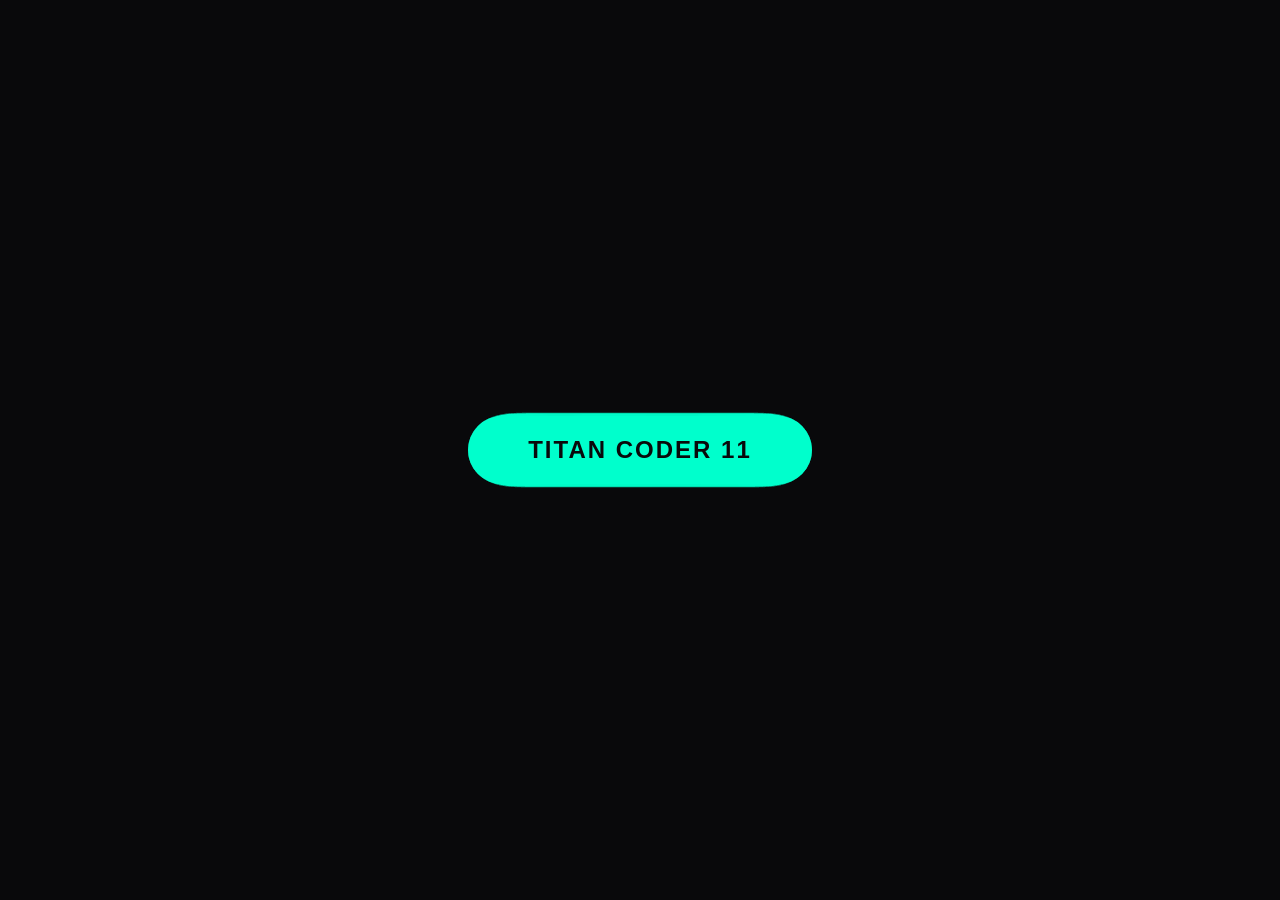
<file: HTML Mini Projects/Gooey Button Effect/index.html>
<!DOCTYPE html>
<html lang="en">
<head>
    <meta charset="UTF-8">
    <meta name="viewport" content="width=device-width, initial-scale=1.0">
    <title>Magnetic Gooey Button</title>
    <link rel="stylesheet" href="style.css">
</head>
<body>
    <div class="gooey-container">
        <div class="cursor-blob" id="blob"></div>
        
        <button class="magic-btn">TITAN CODER 11</button>
    </div>

    <svg style="display: none;">
        <defs>
            <filter id="goo">
                <feGaussianBlur in="SourceGraphic" stdDeviation="15" result="blur" />
                <feColorMatrix in="blur" mode="matrix" values="1 0 0 0 0  0 1 0 0 0  0 0 1 0 0  0 0 0 25 -10" result="goo" />
                <feBlend in="SourceGraphic" in2="goo" />
            </filter>
        </defs>
    </svg>

    <script src="script.js"></script>
</body>
</html>
</file>
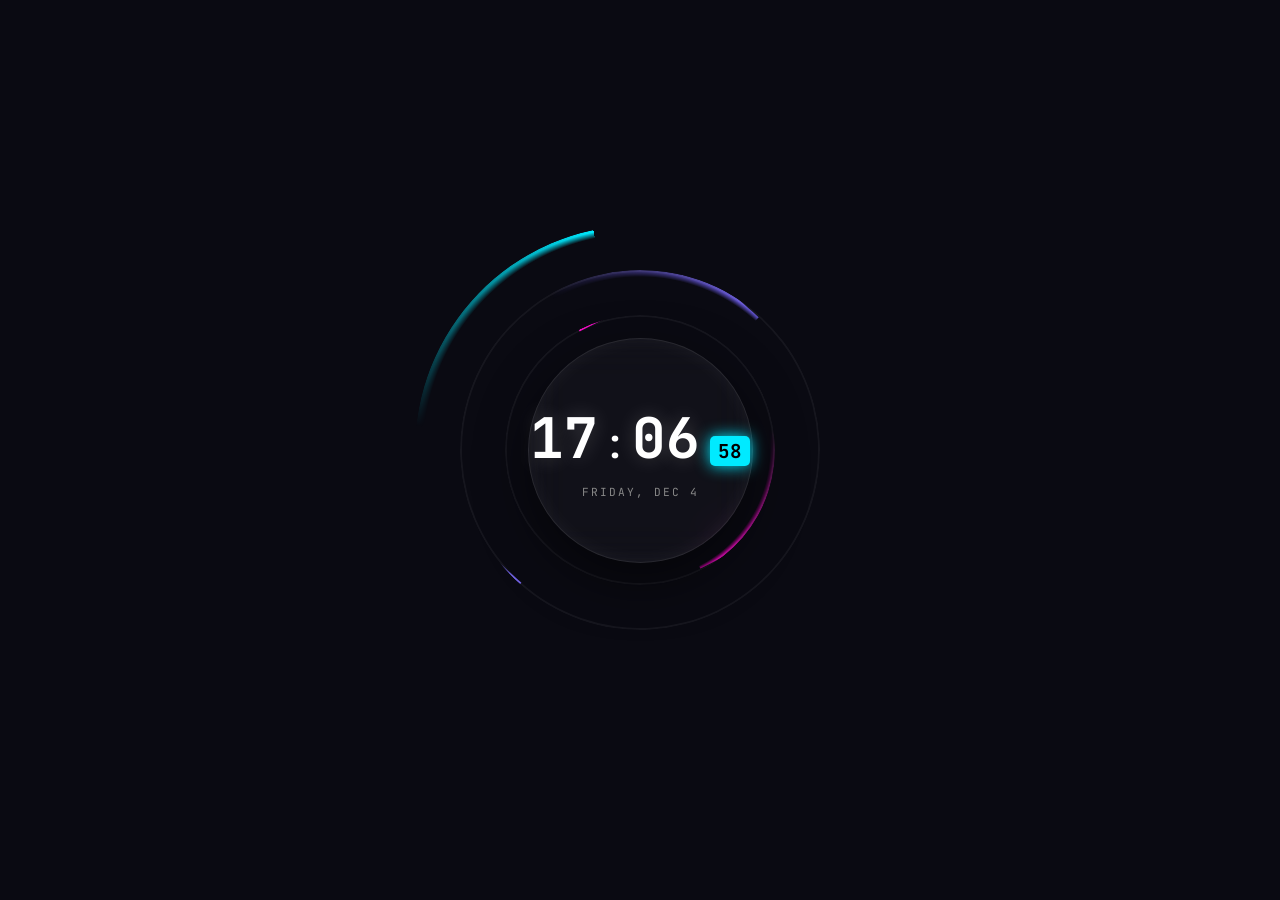
<file: HTML Mini Projects/Kinetic Techy Clock/index.html>
<!DOCTYPE html>
<html lang="en">
<head>
    <meta charset="UTF-8">
    <meta name="viewport" content="width=device-width, initial-scale=1.0">
    <title>Chronos Prism | Kinetic Clock</title>
    <link rel="stylesheet" href="style.css">
</head>
<body>

    <div class="clock-container">
        <div class="ring sec-ring" id="sec-ring"></div>
        <div class="ring min-ring" id="min-ring"></div>
        <div class="ring hr-ring" id="hr-ring"></div>

        <div class="clock-face">
            <div class="digital-time">
                <span id="hours">00</span>
                <span class="dots">:</span>
                <span id="minutes">00</span>
                <div class="seconds-box">
                    <span id="seconds">00</span>
                </div>
            </div>
            <div class="date" id="date-display">MONDAY, JAN 01</div>
        </div>
    </div>

    <script src="script.js"></script>
</body>
</html>
</file>
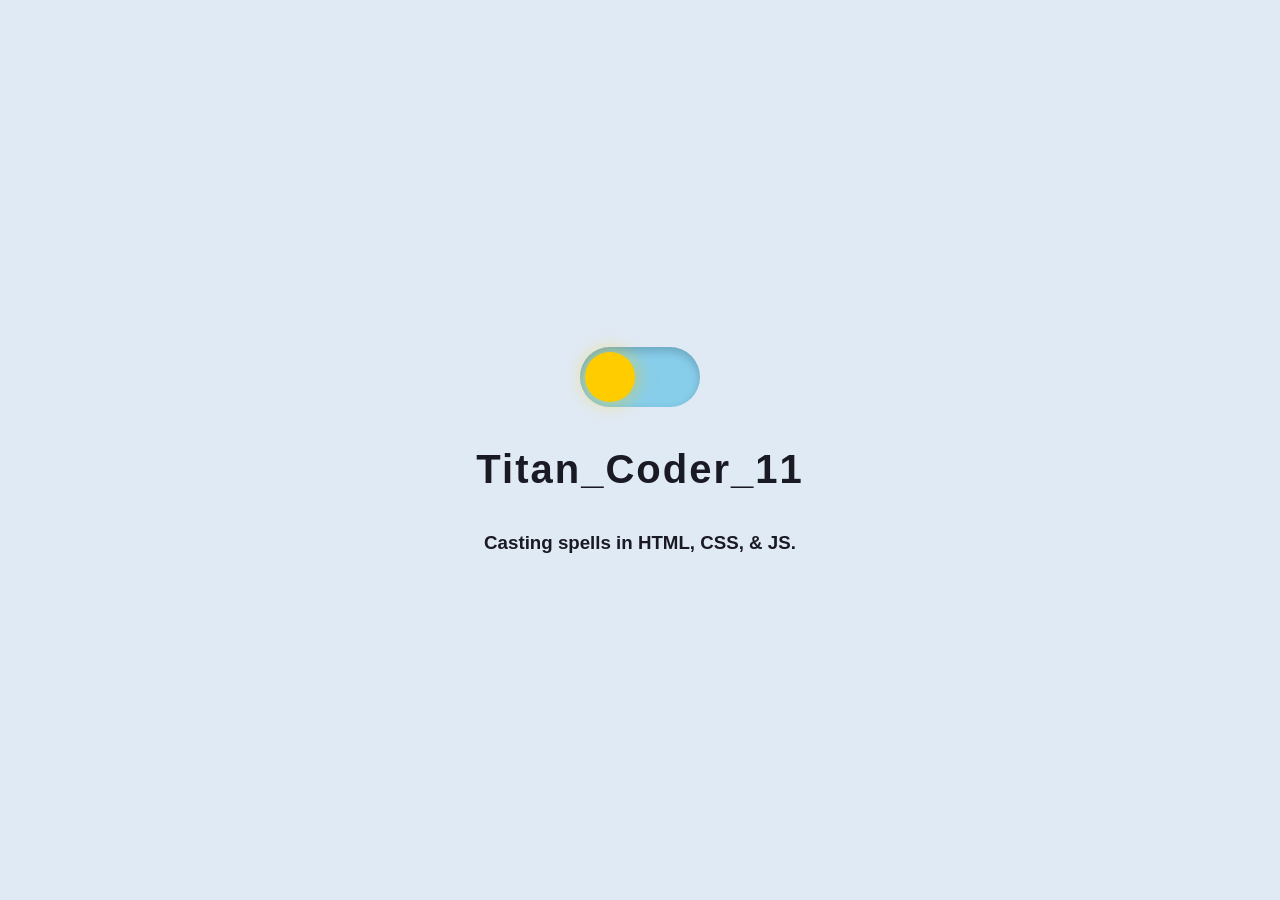
<file: HTML Mini Projects/Light Dark Mode/index.html>
<!DOCTYPE html>
<html lang="en">
<head>
    <meta charset="UTF-8">
    <meta name="viewport" content="width=device-width, initial-scale=1.0">
    <title>Morphing Theme Toggle</title>
    <link rel="stylesheet" href="style.css">
</head>
<body>
    <div class="toggle-container">
        <input type="checkbox" id="theme-toggle" class="toggle-checkbox">
        
        <label for="theme-toggle" class="toggle-label">
            <div class="celestial-body"></div>
        </label>
    </div>
    
    <h2>Titan_Coder_11</h2>
    <h3>Casting spells in HTML, CSS, & JS.</h3>
    
    <script src="script.js"></script>
</body>
</html>
</file>
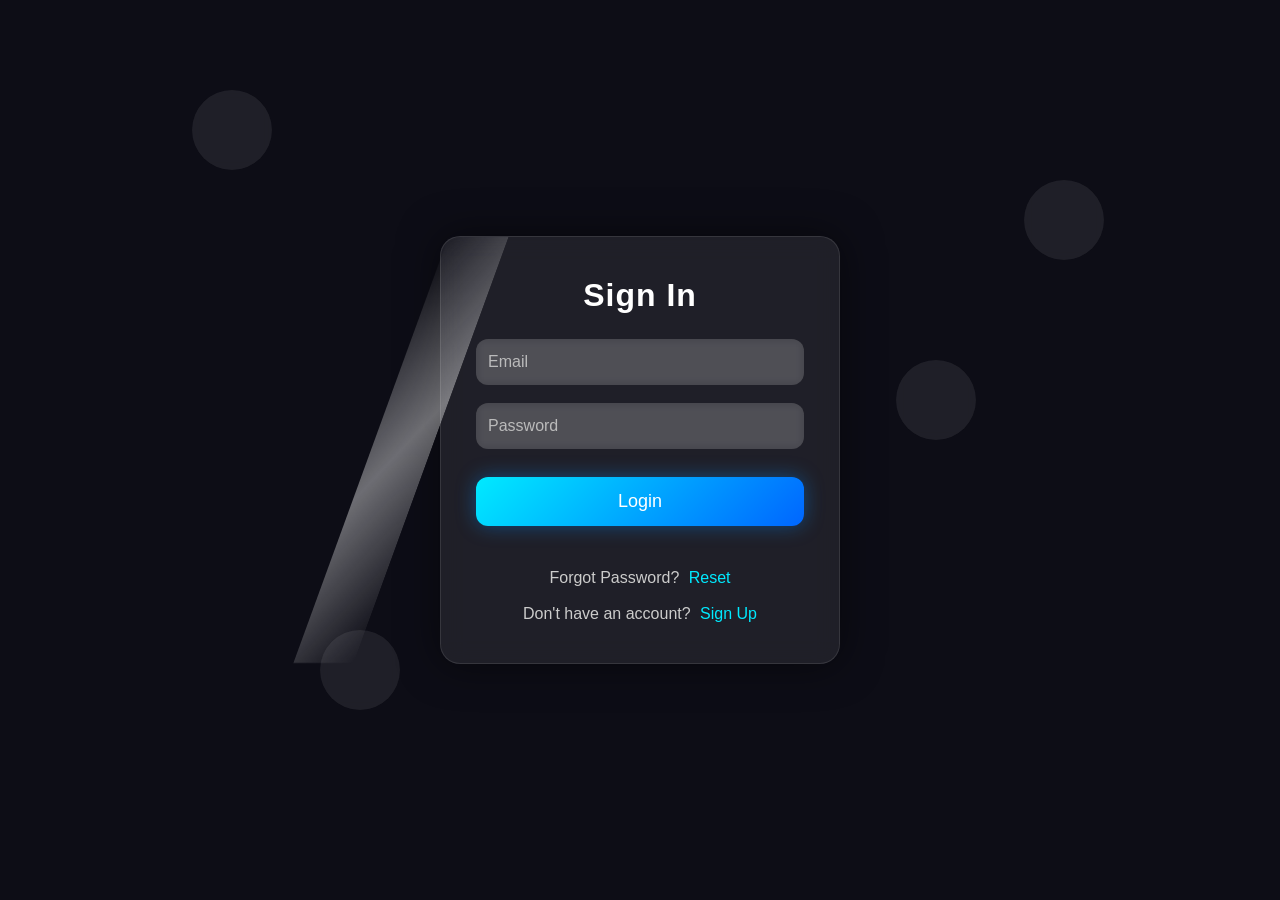
<file: HTML Mini Projects/Login Page Glass Effect/index.html>
<!DOCTYPE html><html lang="en">
<head>
<meta charset="UTF-8" />
<meta name="viewport" content="width=device-width, initial-scale=1.0" />
<title>Ultimate Animated Sign In</title>
<link rel="stylesheet" href="style.css">

</head>
<body><div class="bg-circles">
  <span></span><span></span><span></span><span></span>
</div><div class="card">
  <h2>Sign In</h2>  <div class="inputBox">
    <input type="text" id="email" placeholder=" " />
    <label>Email</label>
  </div>  <div class="inputBox">
    <input type="password" id="password" placeholder=" " />
    <label>Password</label>
  </div><button class="btn" onclick="login()">Login</button>

  <p id="errorText"></p>  <div class="links">
    <span>Forgot Password?</span>
    <a href="#">Reset</a><br><br>
    <span>Don't have an account?</span>
    <a href="#">Sign Up</a>
  </div>
</div>
<script src="script.js">
</script>
</body>
</html>
</file>
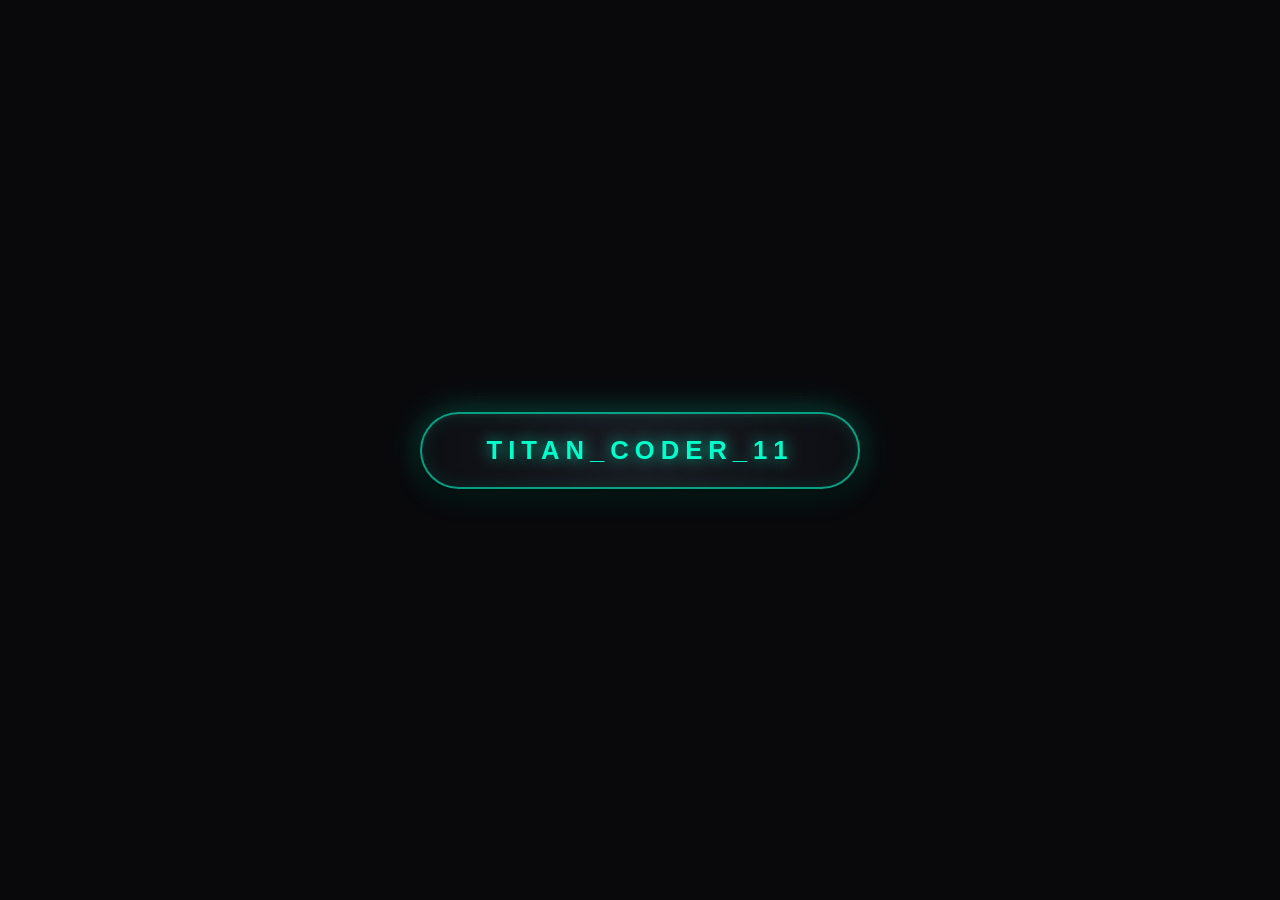
<file: HTML Mini Projects/Magnetic Button Effect/index.html>
<!DOCTYPE html>
<html lang="en">
<head>
    <meta charset="UTF-8">
    <meta name="viewport" content="width=device-width, initial-scale=1.0">
    <title>Premium Magnetic Parallax Button</title>
    <link rel="stylesheet" href="style.css">
</head>
<body>
    
    <div class="magnetic-zone">
        <button class="magnetic-btn" id="magnet">
            <span class="btn-text">TITAN_CODER_11</span>
        </button>
    </div>

    <script src="script.js"></script>
</body>
</html>
</file>
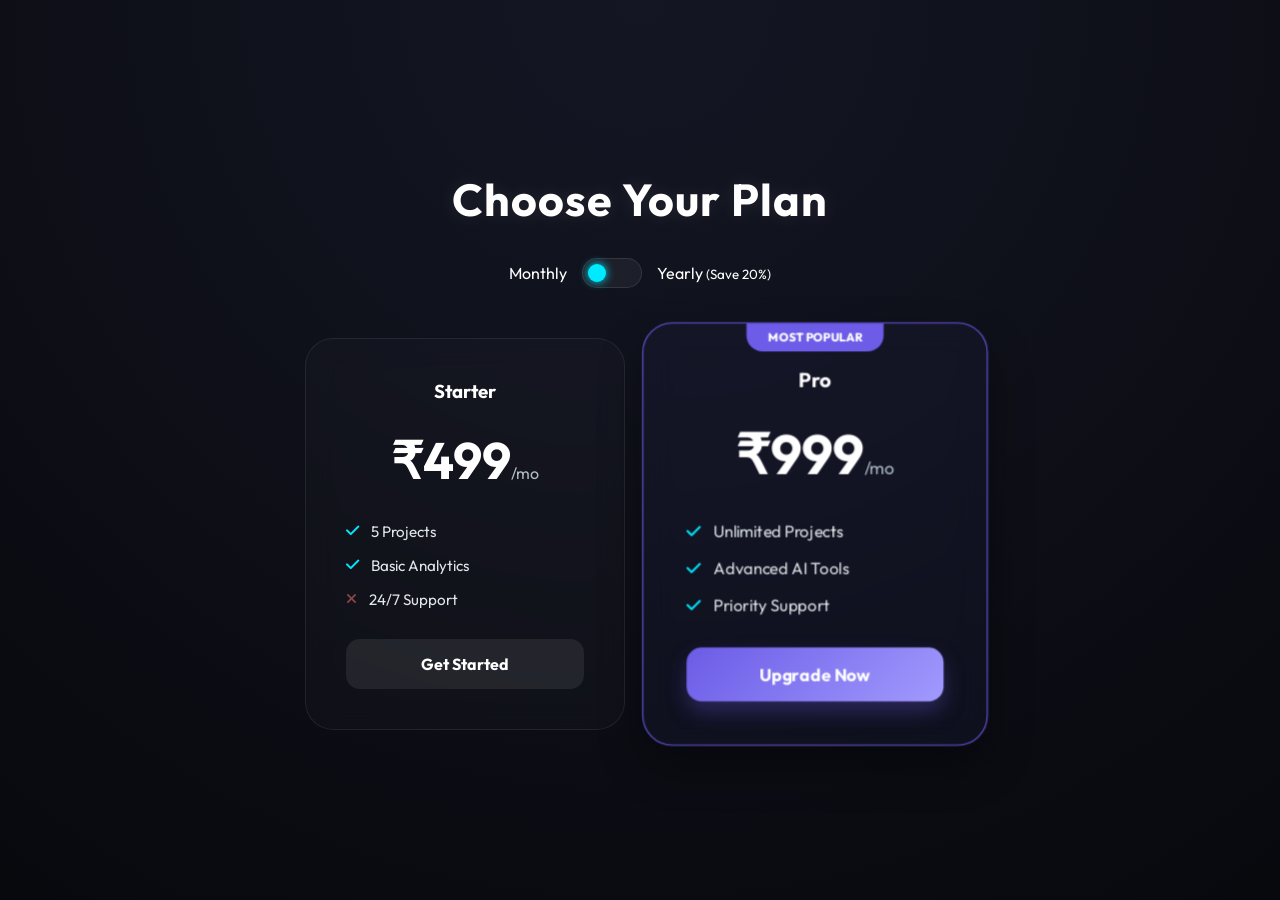
<file: HTML Mini Projects/OTT Pricing Plan UI/index.html>
<!DOCTYPE html>
<html lang="en">
<head>
    <meta charset="UTF-8">
    <meta name="viewport" content="width=device-width, initial-scale=1.0">
    <title>Prism Pricing Table | INR</title>
    <link rel="stylesheet" href="https://cdnjs.cloudflare.com/ajax/libs/font-awesome/6.4.2/css/all.min.css">
    <link rel="stylesheet" href="style.css">
</head>
<body>

    <div class="pricing-container">
        <h2>Choose Your Plan</h2>
        
        <div class="toggle-container">
            <span>Monthly</span>
            <div class="toggle-btn" id="toggle">
                <div class="circle"></div>
            </div>
            <span>Yearly <small>(Save 20%)</small></span>
        </div>

        <div class="cards-wrapper">
            <div class="price-card">
                <h3>Starter</h3>
                <div class="price">
                    ₹<span class="amount" data-monthly="499" data-yearly="399">499</span><small>/mo</small>
                </div>
                <ul>
                    <li><i class="fas fa-check"></i> 5 Projects</li>
                    <li><i class="fas fa-check"></i> Basic Analytics</li>
                    <li><i class="fas fa-times"></i> 24/7 Support</li>
                </ul>
                <button class="btn">Get Started</button>
            </div>

            <div class="price-card popular">
                <div class="badge">Most Popular</div>
                <h3>Pro</h3>
                <div class="price">
                    ₹<span class="amount" data-monthly="999" data-yearly="799">999</span><small>/mo</small>
                </div>
                <ul>
                    <li><i class="fas fa-check"></i> Unlimited Projects</li>
                    <li><i class="fas fa-check"></i> Advanced AI Tools</li>
                    <li><i class="fas fa-check"></i> Priority Support</li>
                </ul>
                <button class="btn btn-glow">Upgrade Now</button>
            </div>
        </div>
    </div>

    <script src="script.js"></script>
</body>
</html>
</file>
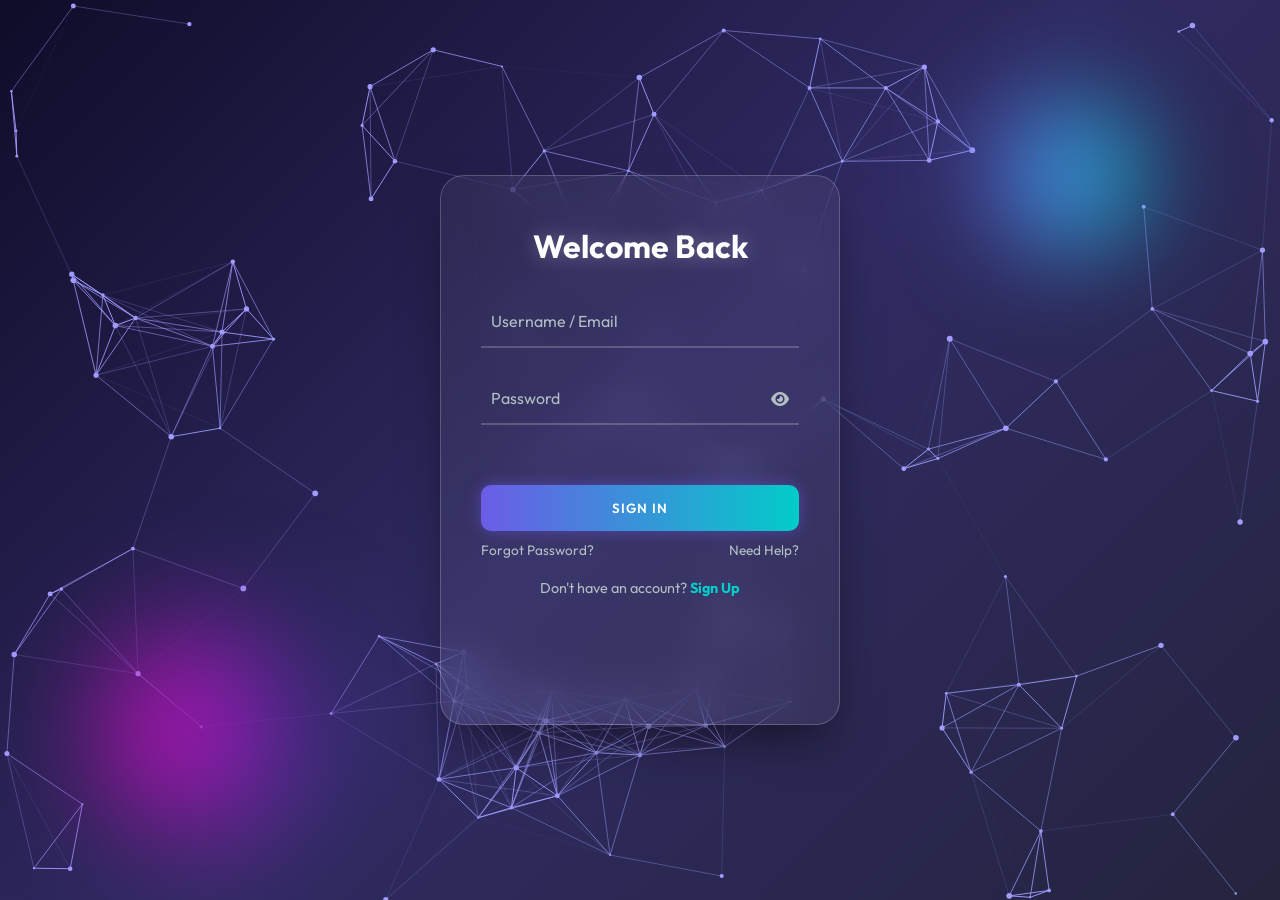
<file: HTML Mini Projects/Prism Tech Sign In Page/index.html>
<!DOCTYPE html>
<html lang="en">
<head>
    <meta charset="UTF-8">
    <meta name="viewport" content="width=device-width, initial-scale=1.0">
    <title>Nebula Prism Login</title>
    <link rel="stylesheet" href="https://cdnjs.cloudflare.com/ajax/libs/font-awesome/6.4.2/css/all.min.css">
    <link rel="stylesheet" href="style.css">
</head>
<body>

    <canvas id="bg-canvas"></canvas>

    <div class="container" id="container">
        <div class="circle-decor circle-1"></div>
        <div class="circle-decor circle-2"></div>

        <div class="card" id="card">
            <div class="form-box">
                <h2 id="form-title">Welcome Back</h2>
                
                <form id="login-form">
                    <div class="input-group">
                        <input type="text" id="username" required>
                        <label>Username / Email</label>
                        <div class="bar"></div>
                    </div>

                    <div class="input-group">
                        <input type="password" id="password" required>
                        <label>Password</label>
                        <div class="bar"></div>
                        <i class="fas fa-eye" id="togglePassword"></i>
                    </div>

                    <div id="feedback-msg"></div>

                    <button type="submit" class="btn-grad" id="main-btn">Sign In</button>

                    <div class="links">
                        <a href="#">Forgot Password?</a>
                        <a href="#">Need Help?</a>
                    </div>
                </form>

                <div class="toggle-text">
                    Don't have an account? <span id="toggle-btn">Sign Up</span>
                </div>
            </div>
        </div>
    </div>

    <script src="script.js"></script>
</body>
</html>
</file>
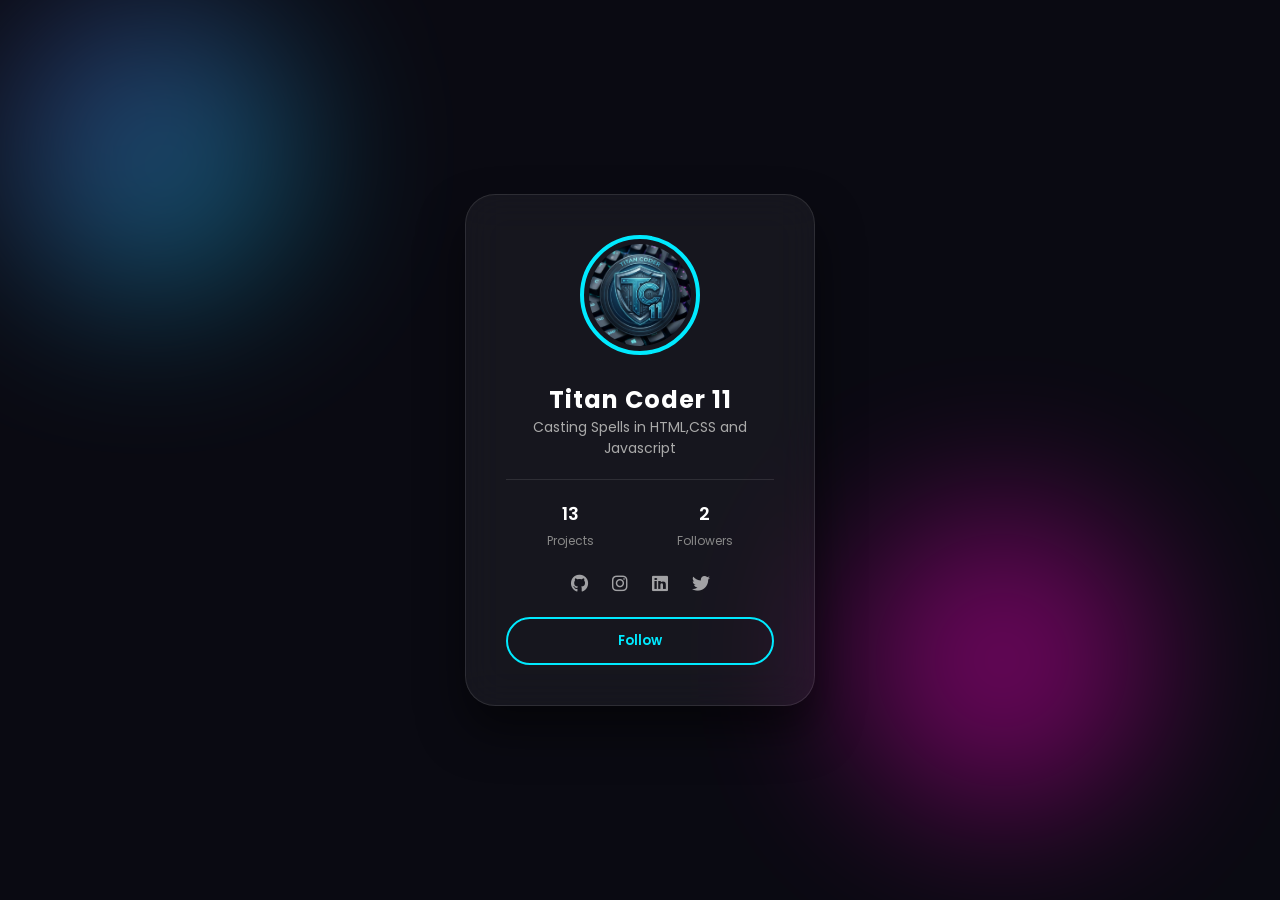
<file: HTML Mini Projects/Profile Card UI/index.html>
<!DOCTYPE html>
<html lang="en">
<head>
    <meta charset="UTF-8">
    <meta name="viewport" content="width=device-width, initial-scale=1.0">
    <title>Premium Profile Card</title>
    <link rel="stylesheet" href="https://cdnjs.cloudflare.com/ajax/libs/font-awesome/6.4.2/css/all.min.css">
    <link rel="stylesheet" href="style.css">
</head>
<body>

    <div class="background-blobs">
        <div class="blob"></div>
        <div class="blob"></div>
    </div>

    <div class="profile-card" id="card">
        <div class="image-section">
            <img src="profile.png" id="profile-img">
        </div>
        
        <div class="info-section">
            <h2>Titan Coder 11</h2>
            <p>Casting Spells in HTML,CSS and Javascript</p>
            
            <div class="stats">
                <div class="stat">
                    <span>13</span>
                    <label>Projects</label>
                </div>
                <div class="stat">
                    <span>2</span>
                    <label>Followers</label>
                </div>
            </div>

            <div class="social-links">
                <a href="#" class="fab fa-github"></a>
                <a href="#" class="fab fa-instagram"></a>
                <a href="#" class="fab fa-linkedin"></a>
                <a href="#" class="fab fa-twitter"></a>
            </div>

            <button class="follow-btn" onclick="toggleFollow()">Follow</button>
        </div>
    </div>

    <script src="script.js"></script>
</body>
</html>
</file>
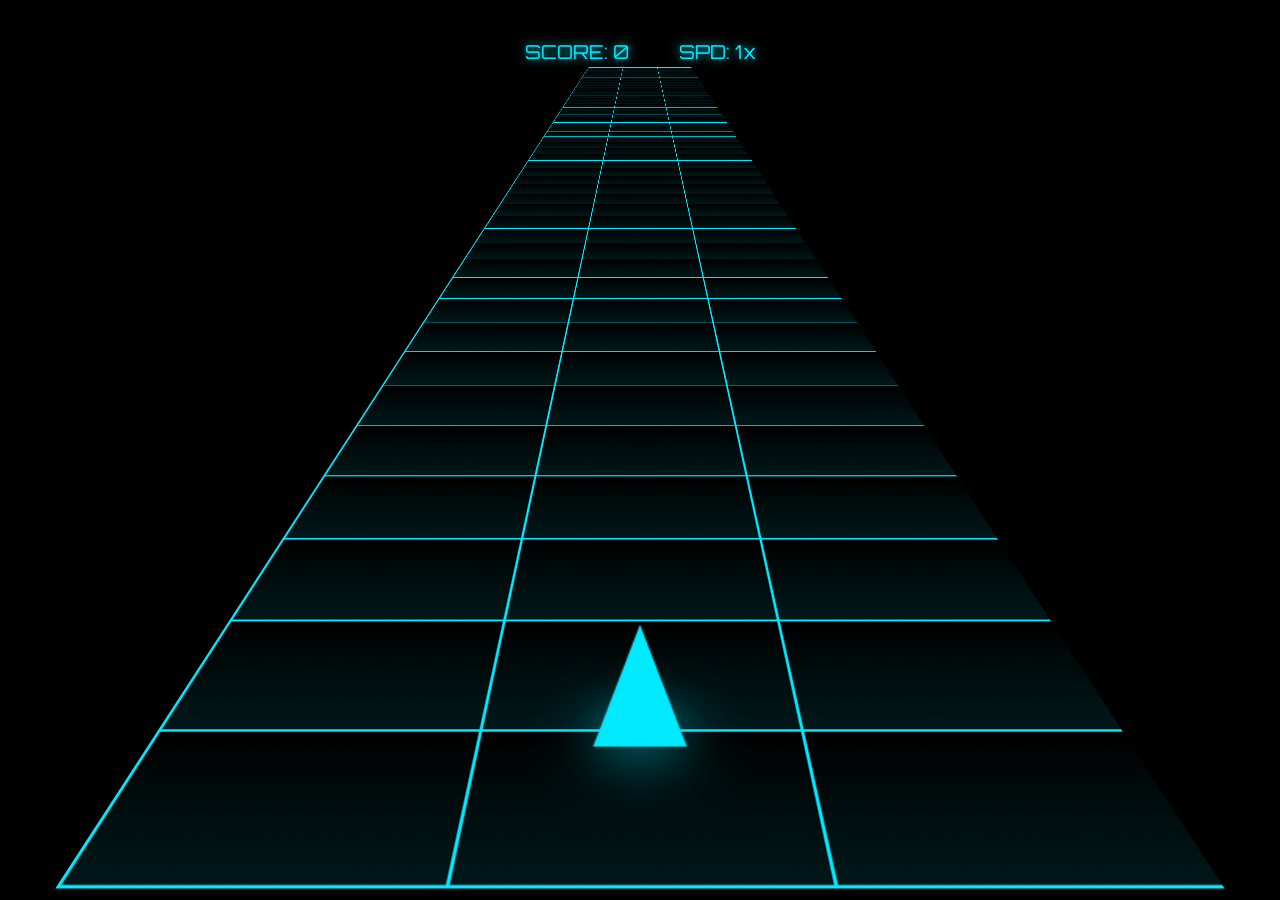
<file: HTML Mini Projects/Run Game/index.html>
<!DOCTYPE html>
<html lang="en">
<head>
    <meta charset="UTF-8">
    <meta name="viewport" content="width=device-width, initial-scale=1.0">
    <title>Neon Overdrive | 3D Runner</title>
    <link rel="stylesheet" href="style.css">
</head>
<body>

    <div class="game-container" id="game-container">
        <div class="hud">
            <div class="score">SCORE: <span id="score-val">0</span></div>
            <div class="speed">SPD: <span id="speed-val">1x</span></div>
        </div>

        <div class="world" id="world">
            <div class="road"></div>
            <div class="player" id="player">
                <div class="ship"></div>
                <div class="engine-glow"></div>
            </div>
            </div>

        <div class="overlay" id="overlay">
            <h1>CRITICAL FAILURE</h1>
            <p>Your data pulse was destabilized.</p>
            <button onclick="startGame()">REBOOT SYSTEM</button>
        </div>
    </div>

    <script src="script.js"></script>
</body>
</html>
</file>
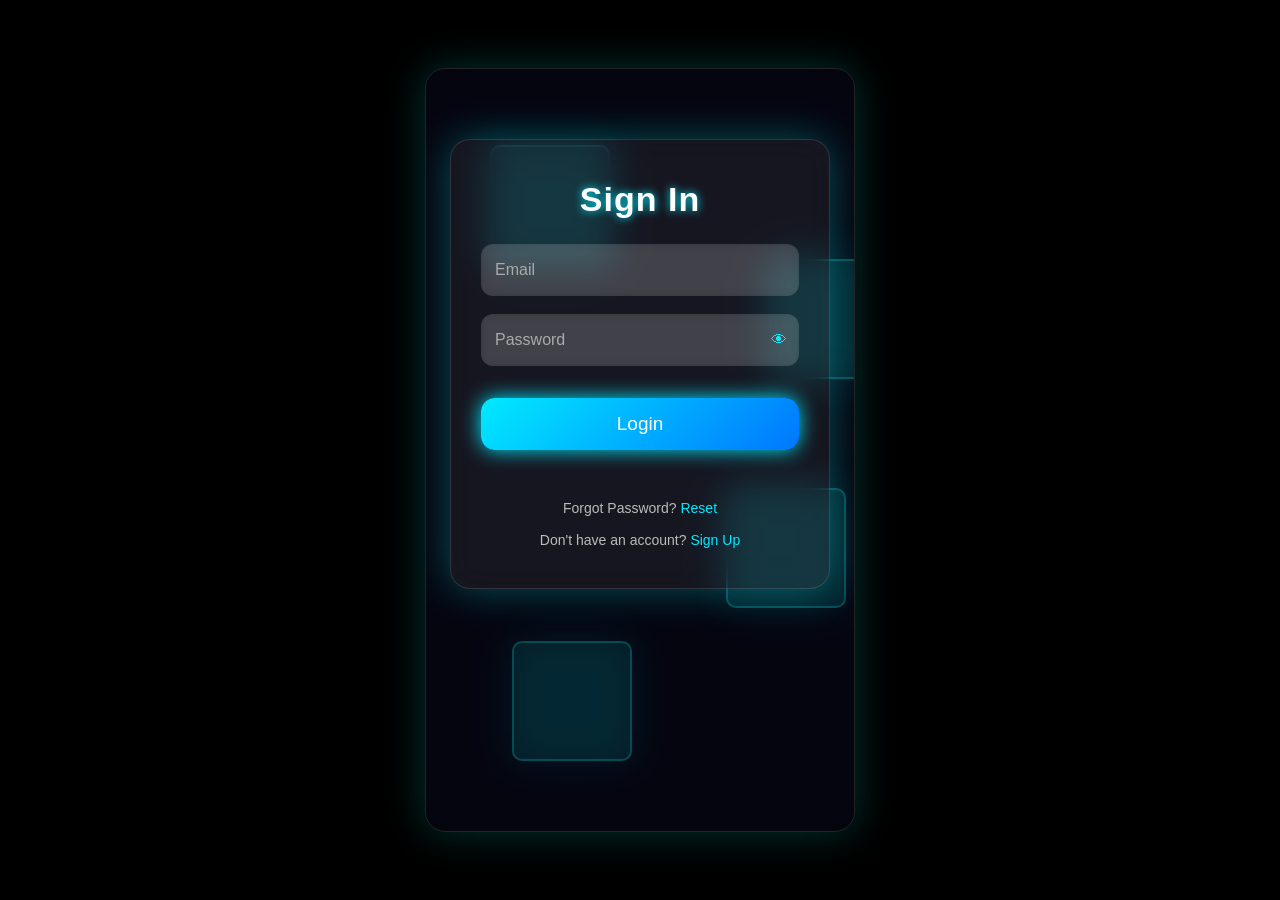
<file: HTML Mini Projects/Tech Themed Sign In Page/index.html>
<!DOCTYPE html>
<html lang="en">
<head>
<meta charset="UTF-8" />
<meta name="viewport" content="width=device-width, initial-scale=1.0" />
<title>3D Ultimate Animated Sign In</title>
<link rel="stylesheet" href="style.css">
</head>
<body>
<div class="phone-screen">

  <!-- 3D Cubes -->
  <div class="cube c1"></div>
  <div class="cube c2"></div>
  <div class="cube c3"></div>
  <div class="cube c4"></div>

  <!-- LOGIN CARD -->
  <div class="card">
    <h2>Sign In</h2>

    <div class="inputBox">
      <input type="text" id="email" placeholder=" " />
      <label>Email</label>
    </div>

    <div class="inputBox">
      <input type="password" id="password" placeholder=" " />
      <label>Password</label>
      <span id="togglePass">👁</span>
    </div>

    <button class="btn" id="loginBtn">Login</button>

    <p id="errorText"></p>

    <div class="links">
      Forgot Password? <a href="#">Reset</a><br><br>
      Don't have an account? <a href="#">Sign Up</a>
    </div>
  </div>

</div>
<script src="script.js">
</script>
</body>
</html>
</file>
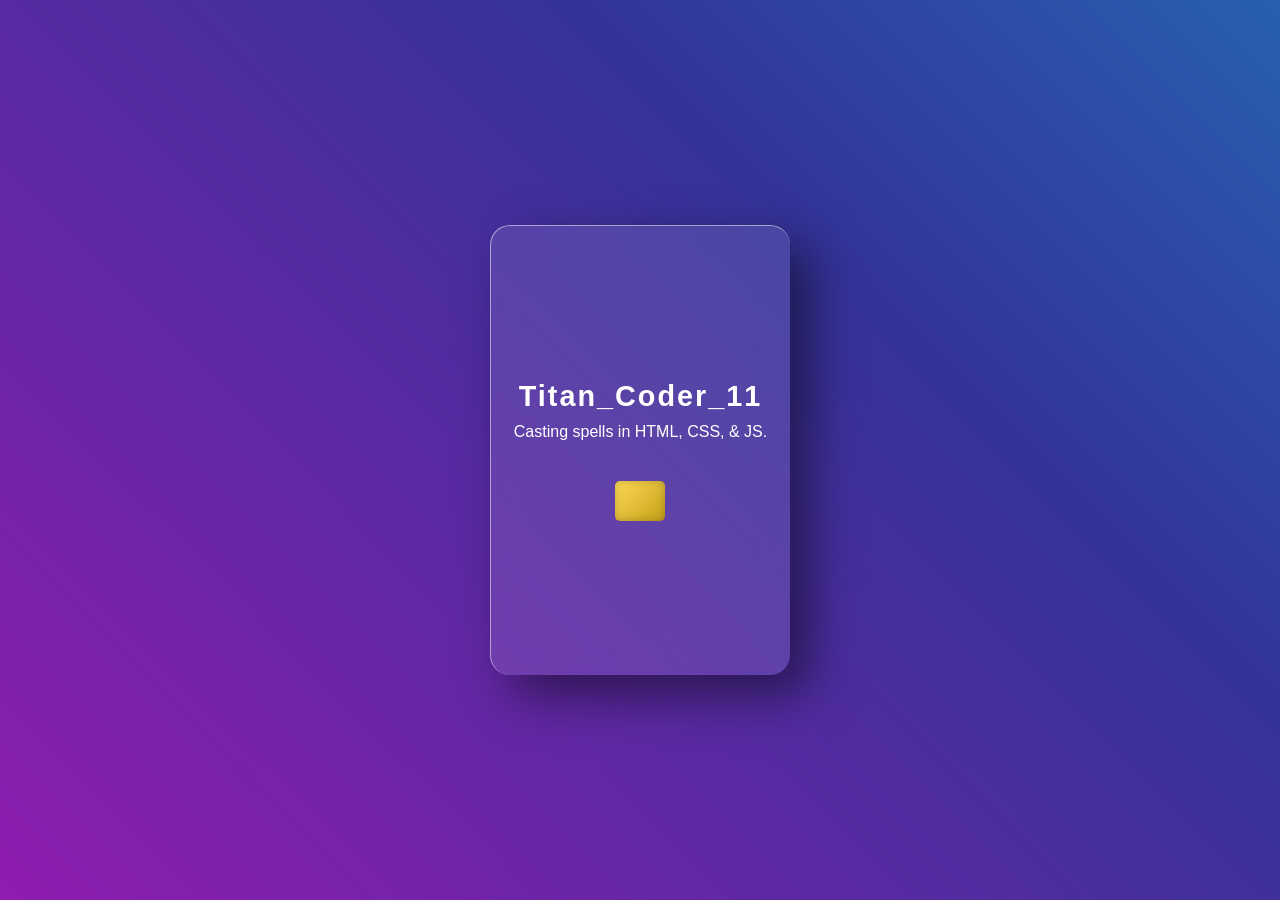
<file: HTML Mini Projects/Titan Coder 11 Card/index.html>
<!DOCTYPE html>
<html lang="en">
<head>
    <meta charset="UTF-8">
    <meta name="viewport" content="width=device-width, initial-scale=1.0">
    <title>3D Glassmorphism Card</title>
    <link rel="stylesheet" href="style.css">
</head>
<body>
    <div class="container">
        <div class="card" id="card">
            <div class="card-content">
                <h2>Titan_Coder_11</h2>
                <p>Casting spells in HTML, CSS, & JS.</p>
                <div class="chip"></div>
            </div>
        </div>
    </div>
    <script src="script.js"></script>
</body>
</html>
</file>
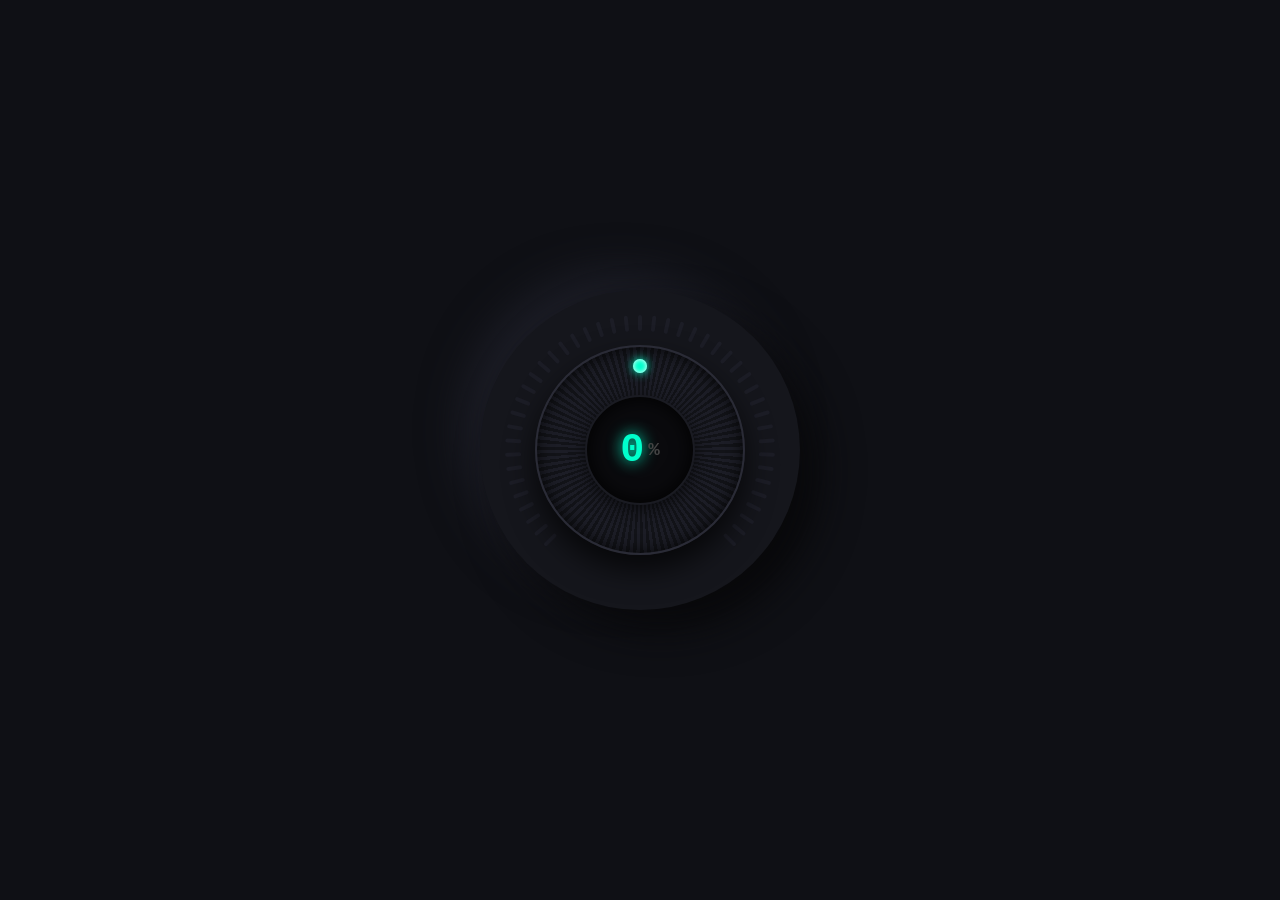
<file: HTML Mini Projects/Volume Dial/index.html>
<!DOCTYPE html>
<html lang="en">
<head>
    <meta charset="UTF-8">
    <meta name="viewport" content="width=device-width, initial-scale=1.0">
    <title>Cyber-Mixer Dial V2</title>
    <link rel="stylesheet" href="style.css">
</head>
<body>
    <div class="dj-deck">
        <div class="dial-container">
            <div class="led-ring" id="led-ring"></div>
            
            <div class="core-glow" id="core-glow"></div>
            
            <div class="dial" id="dial">
                <div class="dial-indicator" id="indicator"></div>
            </div>
            
            <div class="digital-display">
                <span id="vol-text">0</span><span class="percent">%</span>
            </div>
        </div>
    </div>
    <script src="script.js"></script>
</body>
</html>
</file>
<file: HTML Mini Projects/Gooey Button Effect/style.css>
* {
    margin: 0;
    padding: 0;
    box-sizing: border-box;
    font-family: 'Segoe UI', Tahoma, Geneva, Verdana, sans-serif;
}

body {
    background-color: #09090b; /* Deep dark background */
    cursor: none; /* Hide the default mouse pointer */
    overflow: hidden;
}

.gooey-container {
    width: 100vw;
    height: 100vh;
    display: flex;
    justify-content: center;
    align-items: center;
    /* THIS IS THE MAGIC LINE */
    filter: url('#goo'); 
}

.magic-btn {
    padding: 20px 60px;
    font-size: 1.5rem;
    font-weight: bold;
    letter-spacing: 2px;
    background: #00ffcc; /* Neon cyan */
    color: #09090b;
    border-radius: 50px;
    border: none;
    position: relative;
    z-index: 10;
    pointer-events: auto;
    transition: transform 0.2s ease;
}

.magic-btn:hover {
    transform: scale(1.05); /* Slight bump up when hovering */
}

.cursor-blob {
    position: absolute;
    width: 30px;
    height: 30px;
    background: #00ffcc; /* Must match the button color perfectly */
    border-radius: 50%;
    transform: translate(-50%, -50%); /* Centers the blob on the exact mouse coordinates */
    pointer-events: none; /* Ensures the blob doesn't block you from clicking the button */
    z-index: 5;
    transition: width 0.3s ease, height 0.3s ease;
}
</file>
<file: HTML Mini Projects/Kinetic Techy Clock/style.css>
@import url('https://fonts.googleapis.com/css2?family=JetBrains+Mono:wght@400;700&display=swap');

* { margin: 0; padding: 0; box-sizing: border-box; font-family: 'JetBrains Mono', monospace; }

body {
    height: 100vh;
    background: #050508;
    display: flex; justify-content: center; align-items: center;
    overflow: hidden;
    transition: background 1s ease;
}

.clock-container {
    position: relative;
    width: 450px; height: 450px;
    display: flex; justify-content: center; align-items: center;
}

/* Kinetic Rings */
.ring {
    position: absolute;
    border-radius: 50%;
    border: 2px solid rgba(255, 255, 255, 0.05);
    transition: transform 0.1s ease;
}

/* Conic gradient creates a "loading" or "tail" effect for each unit of time */
.sec-ring { 
    width: 100%; height: 100%; 
    border: none;
    background: conic-gradient(from 0deg, transparent 80%, #00eaff);
    mask: radial-gradient(transparent 68%, #000 70%);
    -webkit-mask: radial-gradient(transparent 68%, #000 70%);
}

.min-ring { 
    width: 80%; height: 80%; 
    background: conic-gradient(from 0deg, transparent 80%, #6c5ce7);
    mask: radial-gradient(transparent 68%, #000 70%);
    -webkit-mask: radial-gradient(transparent 68%, #000 70%);
}

.hr-ring { 
    width: 60%; height: 60%; 
    background: conic-gradient(from 0deg, transparent 80%, #ff00cc);
    mask: radial-gradient(transparent 68%, #000 70%);
    -webkit-mask: radial-gradient(transparent 68%, #000 70%);
}

/* Glass Clock Face */
.clock-face {
    position: absolute;
    width: 50%; height: 50%;
    background: rgba(255, 255, 255, 0.03);
    backdrop-filter: blur(20px);
    border: 1px solid rgba(255, 255, 255, 0.1);
    border-radius: 50%;
    display: flex; flex-direction: column;
    justify-content: center; align-items: center;
    box-shadow: 0 20px 50px rgba(0,0,0,0.5), 
                inset 0 0 20px rgba(255,255,255,0.05);
    z-index: 10;
}

.digital-time { display: flex; align-items: baseline; color: white; }
#hours, #minutes { font-size: 3.5rem; font-weight: 700; text-shadow: 0 0 20px rgba(255,255,255,0.2); }
.dots { font-size: 2.5rem; margin: 0 5px; animation: blink 1s infinite; }

.seconds-box {
    margin-left: 10px;
    background: #00eaff; color: #000;
    padding: 2px 8px; border-radius: 5px;
    font-weight: 700; font-size: 1.2rem;
    box-shadow: 0 0 15px #00eaff;
}

.date { margin-top: 10px; font-size: 0.7rem; color: #888; letter-spacing: 2px; text-transform: uppercase; }

@keyframes blink { 0%, 100% { opacity: 1; } 50% { opacity: 0.3; } }
</file>
<file: HTML Mini Projects/Light Dark Mode/style.css>
/* Define our Light Mode variables as the default */
:root {
    --bg-color: #e0eaf5; /* Bright day background */
    --text-color: #1a1a24;
    --toggle-bg: #87ceeb; /* Sky blue pill */
    --sun-color: #ffcc00; /* Golden sun */
}

/* Define our Dark Mode variables */
.dark-theme {
    --bg-color: #111116; /* Deep night background */
    --text-color: #f0f4f8;
    --toggle-bg: #2c3e50; /* Night sky pill */
    --sun-color: transparent; /* CRITICAL: Hide the base color so the moon shadow shows */
}

* {
    margin: 0;
    padding: 0;
    box-sizing: border-box;
    font-family: 'Segoe UI', Tahoma, sans-serif;
    /* Smooth transition for every color change */
    transition: background-color 0.5s ease, color 0.5s ease;
}

body {
    background-color: var(--bg-color);
    color: var(--text-color);
    min-height: 100vh;
    display: flex;
    flex-direction: column;
    justify-content: center;
    align-items: center;
    gap: 40px;
}

/* Hide the actual checkbox square */
.toggle-checkbox {
    display: none;
}

/* The background pill shape */
.toggle-label {
    width: 120px;
    height: 60px;
    background-color: var(--toggle-bg);
    border-radius: 60px;
    cursor: pointer;
    display: flex;
    align-items: center;
    padding: 5px;
    box-shadow: inset 0 4px 10px rgba(0,0,0,0.2);
    transition: background-color 0.5s ease;
}

/* The Sun (Default State) */
.celestial-body {
    width: 50px;
    height: 50px;
    background-color: var(--sun-color);
    border-radius: 50%;
    /* cubic-bezier gives it a slight "bounce" when it stops sliding */
    transition: transform 0.5s cubic-bezier(0.68, -0.55, 0.265, 1.55), 
                background-color 0.5s ease, 
                box-shadow 0.5s ease;
    box-shadow: 0 0 20px rgba(255, 204, 0, 0.6); /* Sun glow */
}

/* The Moon (Checked/Dark State) */
/* When the checkbox is checked, find the label next to it, then find the celestial body */
.toggle-checkbox:checked + .toggle-label .celestial-body {
    /* Slide it to the right */
    transform: translateX(60px);
    
    /* THE MAGIC: Use an inner shadow to create a crescent moon shape */
    box-shadow: inset -15px -10px 0px 0px #f0f4f8; 
}

h2 {
    font-size: 2.5rem;
    letter-spacing: 2px;
}
</file>
<file: HTML Mini Projects/Login Page Glass Effect/style.css>
/* RESET */
*{margin:0;padding:0;box-sizing:border-box;font-family:Poppins, sans-serif;}
body{
  height:100vh;
  display:flex;
  justify-content:center;
  align-items:center;
  background:#0d0d16;
  overflow:hidden;
}/* BACKGROUND ANIMATION */ .bg-circles{ position:absolute; inset:0; overflow:hidden; z-index:-1; } .bg-circles span{ position:absolute; width:80px; height:80px; background:rgba(255,255,255,0.08); border-radius:50%; animation:float 6s linear infinite; backdrop-filter:blur(4px); } .bg-circles span:nth-child(1){top:10%;left:15%;animation-duration:7s;} .bg-circles span:nth-child(2){top:40%;left:70%;animation-duration:9s;} .bg-circles span:nth-child(3){top:70%;left:25%;animation-duration:11s;} .bg-circles span:nth-child(4){top:20%;left:80%;animation-duration:8s;}

@keyframes float{ 0%{transform:translateY(0) rotate(0deg);} 50%{transform:translateY(-40px) rotate(180deg);} 100%{transform:translateY(0) rotate(360deg);} }

/* GLASS SIGN IN CARD */ .card{ width:400px; padding:40px 35px; background:rgba(255,255,255,0.08); border-radius:20px; box-shadow:0 0 40px rgba(0,0,0,0.5); backdrop-filter:blur(12px); border:1px solid rgba(255,255,255,0.1); animation:fadeInUp 1s ease forwards; } @keyframes fadeInUp{ from{opacity:0;transform:translateY(50px);} to{opacity:1;transform:translateY(0);} }

.card h2{ color:#fff; text-align:center; margin-bottom:25px; font-size:32px; letter-spacing:1px; }

.inputBox{ margin:18px 0; position:relative; } .inputBox input{ width:100%; padding:14px 12px; border:none; outline:none; border-radius:12px; background:rgba(255,255,255,0.15); color:#fff; font-size:16px; backdrop-filter:blur(4px); } .inputBox label{ position:absolute; top:50%; left:12px; transform:translateY(-50%); color:#bbb; transition:0.3s; pointer-events:none; } .inputBox input:focus + label, .inputBox input:not(:placeholder-shown) + label{ top:-6px; background:#0d0d16; padding:0 6px; font-size:12px; color:#00eaff; }

/* BUTTON */ .btn{ width:100%; padding:14px; background:linear-gradient(135deg,#00eaff,#0066ff); border:none; border-radius:12px; color:#fff; font-size:18px; cursor:pointer; margin-top:10px; transition:0.3s; box-shadow:0 0 20px rgba(0,140,255,0.4); } .btn:hover{ transform:translateY(-3px); box-shadow:0 0 30px rgba(0,140,255,0.8); }

/* SHINE ANIMATION */ .btn::after{ content:""; position:absolute; width:60px; height:100%; top:0; left:-70px; background:linear-gradient(120deg,transparent,rgba(255,255,255,0.4),transparent); transform:skewX(-20deg); transition:0.5s; } .btn:hover::after{ left:100%; }

/* LINKS */ .links{ margin-top:15px; text-align:center; color:#ccc; } .links a{ color:#00eaff; text-decoration:none; margin-left:5px; }

/* ERROR TEXT */ #errorText{ text-align:center; color:#ff7272; margin-top:10px; height:18px; }
</file>
<file: HTML Mini Projects/Magnetic Button Effect/style.css>
* {
    margin: 0;
    padding: 0;
    box-sizing: border-box;
    font-family: 'Segoe UI', Tahoma, sans-serif;
}

body {
    /* Mid-tone dark gray background */
    background: #09090c; 
    display: flex;
    justify-content: center;
    align-items: center;
    height: 100vh;
    overflow: hidden;
}

.magnetic-btn {
    position: relative;
    padding: 22px 65px; /* Slightly refined padding */
    /* Subtle dark gradient background */
    background: radial-gradient(circle at center, #1a1b22 0%, #0d0e12 100%); 
    border: 2px solid rgba(0, 255, 204, 0.6); /* Refined cleaner border */
    border-radius: 50px;
    cursor: pointer;
    outline: none;
    
    /* THE MAGIC: Rich depth with premium glow */
    box-shadow: 0 10px 20px rgba(0, 0, 0, 0.7), 
               0 0 30px rgba(0, 255, 204, 0.3), 
               inset 0 0 20px rgba(0, 255, 204, 0.1),
               inset 0 2px 4px rgba(255, 255, 255, 0.05); /* Extra subtle highlights */
    
    /* Bouncy elastic snap transition */
    transition: transform 0.4s cubic-bezier(0.175, 0.885, 0.32, 1.275);
}

.btn-text {
    display: inline-block;
    color: #00ffcc; 
    font-size: 1.6rem; /* Slightly bolder font size */
    font-weight: bold;
    letter-spacing: 6px; /* Enhanced letter spacing */
    pointer-events: none; /* Let clicks pass through text */
    
    /* Bright text with strong glow */
    text-shadow: 0 0 15px rgba(0, 255, 204, 0.8); 
    
    /* Smooth parallax transition */
    transition: transform 0.4s cubic-bezier(0.175, 0.885, 0.32, 1.275);
}
</file>
<file: HTML Mini Projects/OTT Pricing Plan UI/style.css>
@import url('https://fonts.googleapis.com/css2?family=Outfit:wght@300;400;600;700&display=swap');

* { margin: 0; padding: 0; box-sizing: border-box; font-family: 'Outfit', sans-serif; }

body {
    min-height: 100vh;
    background: radial-gradient(circle at top, #141624, #08090d);
    display: flex;
    justify-content: center;
    align-items: center;
    color: white;
    overflow-x: hidden;
}

.pricing-container { width: 90%; max-width: 1000px; text-align: center; }

h2 { font-size: 2.8rem; margin-bottom: 30px; letter-spacing: 1px; color: #fff; text-shadow: 0 0 20px rgba(255,255,255,0.1); }

/* Toggle Styling */
.toggle-container {
    display: flex; justify-content: center; align-items: center;
    gap: 15px; margin-bottom: 50px;
}
.toggle-btn {
    width: 60px; height: 30px; background: rgba(255,255,255,0.05);
    border-radius: 30px; padding: 5px; cursor: pointer; position: relative;
    border: 1px solid rgba(255,255,255,0.1);
}
.circle {
    width: 18px; height: 18px; background: #00eaff;
    border-radius: 50%; transition: 0.4s cubic-bezier(0.175, 0.885, 0.32, 1.275);
    box-shadow: 0 0 10px #00eaff;
}
.toggle-btn.active .circle { transform: translateX(30px); background: #6c5ce7; box-shadow: 0 0 10px #6c5ce7; }

/* Card Styling */
.cards-wrapper { display: flex; justify-content: center; align-items: center; gap: 30px; flex-wrap: wrap; }

.price-card {
    background: rgba(255, 255, 255, 0.02);
    backdrop-filter: blur(15px);
    border: 1px solid rgba(255, 255, 255, 0.08);
    padding: 40px; border-radius: 28px; width: 320px;
    transition: 0.5s ease; position: relative;
    overflow: hidden;
}

.price-card:hover { 
    transform: translateY(-15px); 
    background: rgba(255, 255, 255, 0.05);
    border-color: rgba(255, 255, 255, 0.2);
}

.price-card.popular {
    border: 1px solid #6c5ce7;
    background: rgba(108, 92, 231, 0.05);
    transform: scale(1.08);
    box-shadow: 0 20px 40px rgba(0, 0, 0, 0.4);
}

.badge {
    position: absolute; top: 0; left: 50%; transform: translateX(-50%);
    background: #6c5ce7; padding: 6px 20px; border-radius: 0 0 15px 15px; 
    font-size: 11px; font-weight: 800; text-transform: uppercase;
}

.price { font-size: 3.2rem; font-weight: 700; margin: 25px 0; color: #fff; }
.price small { font-size: 1rem; color: #b2bec3; font-weight: 400; }

ul { list-style: none; text-align: left; margin: 30px 0; }
li { margin-bottom: 15px; font-size: 0.95rem; display: flex; align-items: center; gap: 12px; color: #dfe6e9; }
li i.fa-check { color: #00eaff; }
li i.fa-times { color: #ff7675; opacity: 0.5; }

.btn {
    width: 100%; padding: 15px; border-radius: 14px; border: none;
    background: rgba(255,255,255,0.08); color: white; font-weight: 700;
    cursor: pointer; transition: 0.3s; font-size: 1rem;
}
.btn-glow { 
    background: linear-gradient(135deg, #6c5ce7, #a29bfe); 
    box-shadow: 0 10px 20px rgba(108, 92, 231, 0.3);
}
.btn:hover { transform: scale(1.05); opacity: 0.9; }
</file>
<file: HTML Mini Projects/Prism Tech Sign In Page/style.css>
@import url('https://fonts.googleapis.com/css2?family=Outfit:wght@300;400;600;700&display=swap');

:root {
    --primary: #6c5ce7;
    --secondary: #a29bfe;
    --accent: #00cec9;
    --dark: #0f0c29;
    --dark-grad: linear-gradient(135deg, #0f0c29, #302b63, #24243e);
    --glass: rgba(255, 255, 255, 0.05);
    --border: rgba(255, 255, 255, 0.2);
    --text-main: #ffffff;
    --text-muted: #b2bec3;
}

* {
    margin: 0; padding: 0;
    box-sizing: border-box;
    font-family: 'Outfit', sans-serif;
}

body {
    width: 100vw; height: 100vh;
    overflow: hidden;
    background: var(--dark-grad);
    display: flex; justify-content: center; align-items: center;
    perspective: 1000px;
}

#bg-canvas { position: absolute; top: 0; left: 0; width: 100%; height: 100%; z-index: 0; }

.container {
    position: relative; z-index: 10;
    width: 900px; height: 600px;
    display: flex; justify-content: center; align-items: center;
}

.card {
    position: relative; width: 400px; min-height: 550px;
    background: var(--glass);
    backdrop-filter: blur(20px); -webkit-backdrop-filter: blur(20px);
    border: 1px solid var(--border); border-radius: 24px;
    box-shadow: 0 25px 50px -12px rgba(0, 0, 0, 0.5);
    padding: 50px 40px; transform-style: preserve-3d;
}

.circle-decor { position: absolute; border-radius: 50%; background: linear-gradient(to right, var(--primary), var(--accent)); z-index: 1; }
.circle-1 { width: 150px; height: 150px; top: -50px; right: -50px; filter: blur(50px); animation: float 6s ease-in-out infinite; }
.circle-2 { width: 200px; height: 200px; bottom: -80px; left: -80px; background: linear-gradient(to right, #ff00cc, #333399); filter: blur(60px); animation: float 8s ease-in-out infinite reverse; }

h2 {
    color: var(--text-main); font-size: 2rem; font-weight: 700;
    margin-bottom: 30px; text-align: center;
    text-shadow: 0 0 20px rgba(255,255,255,0.3);
}

.input-group { position: relative; margin-bottom: 25px; }

.input-group input {
    width: 100%; padding: 15px 10px; background: transparent;
    border: none; outline: none; border-bottom: 2px solid rgba(255, 255, 255, 0.2);
    color: var(--text-main); font-size: 1rem; transition: 0.3s;
}

.input-group label {
    position: absolute; left: 10px; top: 15px;
    color: var(--text-muted); pointer-events: none;
    transition: 0.3s ease all;
}

.input-group input:focus ~ label,
.input-group input:valid ~ label {
    top: -10px; left: 0; font-size: 0.8rem;
    color: var(--accent); font-weight: 600;
}

/* Eye Icon Style */
#togglePassword {
    position: absolute; right: 10px; top: 18px;
    color: var(--text-muted); cursor: pointer; transition: 0.3s;
}
#togglePassword:hover { color: var(--accent); }

.bar { position: absolute; bottom: 0; left: 0; width: 0; height: 2px; background: var(--accent); transition: 0.4s; box-shadow: 0 0 10px var(--accent); }
.input-group input:focus ~ .bar { width: 100%; }

/* Validation Text */
#feedback-msg {
    min-height: 20px; font-size: 0.85rem; text-align: center;
    margin-bottom: 15px; font-weight: 600; transition: 0.3s;
}

.btn-grad {
    background-image: linear-gradient(to right, #6c5ce7 0%, #00cec9 51%, #6c5ce7 100%);
    padding: 15px; text-align: center; text-transform: uppercase;
    transition: 0.5s; background-size: 200% auto; color: white;
    border-radius: 10px; display: block; border: none; cursor: pointer;
    width: 100%; font-weight: 600; letter-spacing: 1px;
    box-shadow: 0 0 15px rgba(108, 92, 231, 0.5);
}

.btn-grad:hover { background-position: right center; transform: scale(1.02); }

.links { display: flex; justify-content: space-between; margin-top: 10px; font-size: 0.85rem; }
.links a { color: var(--text-muted); text-decoration: none; transition: 0.3s; }
.links a:hover { color: var(--accent); text-shadow: 0 0 5px var(--accent); }

.toggle-text { text-align: center; margin-top: 20px; color: var(--text-muted); font-size: 0.9rem; }
.toggle-text span { color: var(--accent); cursor: pointer; font-weight: bold; }

@keyframes float {
    0% { transform: translate(0, 0); }
    50% { transform: translate(20px, 30px); }
    100% { transform: translate(0, 0); }
}

/* Shake animation for errors */
.shake { animation: shake 0.4s ease-in-out; }
@keyframes shake {
    0%, 100% { transform: translateX(0); }
    25% { transform: translateX(-10px); }
    75% { transform: translateX(10px); }
}
</file>
<file: HTML Mini Projects/Profile Card UI/style.css>
@import url('https://fonts.googleapis.com/css2?family=Poppins:wght@300;400;600&display=swap');

* { margin: 0; padding: 0; box-sizing: border-box; font-family: 'Poppins', sans-serif; }

body {
    height: 100vh;
    display: flex;
    justify-content: center;
    align-items: center;
    background: #0a0a12;
    overflow: hidden;
}

/* Moving Background Orbs */
.background-blobs { position: absolute; inset: 0; z-index: -1; }
.blob {
    position: absolute; width: 300px; height: 300px;
    background: linear-gradient(135deg, #6c5ce7, #00eaff);
    filter: blur(80px); border-radius: 50%; opacity: 0.4;
    animation: move 15s infinite alternate;
}
.blob:nth-child(2) { background: #ff00cc; right: 10%; bottom: 10%; animation-delay: -5s; }

@keyframes move {
    from { transform: translate(-50px, -50px); }
    to { transform: translate(100px, 100px); }
}

/* The Card */
.profile-card {
    width: 350px;
    padding: 40px;
    background: rgba(255, 255, 255, 0.05);
    backdrop-filter: blur(20px);
    border: 1px solid rgba(255, 255, 255, 0.1);
    border-radius: 30px;
    text-align: center;
    color: white;
    box-shadow: 0 25px 45px rgba(0,0,0,0.5);
    transition: 0.5s ease;
}

.image-section img {
    width: 120px; height: 120px;
    border-radius: 50%;
    border: 4px solid #00eaff;
    padding: 5px;
    margin-bottom: 20px;
    transition: 0.5s;
}

.info-section h2 { font-size: 24px; letter-spacing: 1px; }
.info-section p { color: #aaa; font-size: 14px; margin-bottom: 20px; }

/* Stats Row */
.stats {
    display: flex; justify-content: space-around;
    margin: 20px 0; border-top: 1px solid rgba(255,255,255,0.1);
    padding-top: 20px;
}
.stat span { display: block; font-size: 18px; font-weight: 600; }
.stat label { font-size: 12px; color: #888; }

/* Social Icons */
.social-links { margin: 20px 0; }
.social-links a {
    text-decoration: none; color: white;
    font-size: 18px; margin: 0 10px;
    transition: 0.3s; opacity: 0.6;
}
.social-links a:hover { opacity: 1; color: #00eaff; transform: translateY(-3px); }

/* Button */
.follow-btn {
    width: 100%; padding: 12px;
    background: transparent; border: 2px solid #00eaff;
    color: #00eaff; border-radius: 50px;
    font-weight: 600; cursor: pointer; transition: 0.4s;
}
.follow-btn.active {
    background: #00eaff; color: #0a0a12;
    box-shadow: 0 0 20px rgba(0, 234, 255, 0.4);
}
</file>
<file: HTML Mini Projects/Run Game/style.css>
@import url('https://fonts.googleapis.com/css2?family=Orbitron:wght@400;700&display=swap');

* { margin: 0; padding: 0; box-sizing: border-box; font-family: 'Orbitron', sans-serif; }

body { background: #000; overflow: hidden; height: 100vh; color: #00eaff; }

.game-container {
    width: 100%; height: 100%;
    display: flex; justify-content: center; align-items: center;
    perspective: 800px; /* Crucial for 3D depth */
}

.hud {
    position: absolute; top: 40px; left: 50%; transform: translateX(-50%);
    display: flex; gap: 50px; z-index: 100; font-size: 1.2rem;
    text-shadow: 0 0 10px #00eaff;
}

/* 3D World Setup */
.world {
    position: relative; width: 600px; height: 100%;
    transform-style: preserve-3d;
    transform: rotateX(60deg); /* Tilt the world */
}

.road {
    position: absolute; width: 100%; height: 5000px;
    bottom: 0; background: 
        linear-gradient(to bottom, transparent, rgba(0, 234, 255, 0.1)),
        repeating-linear-gradient(0deg, #00eaff 0, #00eaff 2px, transparent 2px, transparent 100px),
        repeating-linear-gradient(90deg, #00eaff 0, #00eaff 2px, transparent 2px, transparent 200px);
    background-size: 100% 100px, 100% 100px, 200px 100%;
    animation: moveRoad 1s linear infinite; /* Animates the grid */
}

@keyframes moveRoad {
    from { background-position: 0 0; }
    to { background-position: 0 100px; }
}

/* Player Ship */
.player {
    position: absolute; width: 60px; height: 80px;
    bottom: 100px; left: 270px; /* Center lane */
    transform-style: preserve-3d;
    transition: left 0.2s cubic-bezier(0.175, 0.885, 0.32, 1.275);
}

.ship {
    width: 100%; height: 100%;
    background: #00eaff;
    clip-path: polygon(50% 0%, 0% 100%, 100% 100%);
    box-shadow: 0 0 30px #00eaff;
    transform: rotateX(-30deg);
}

.engine-glow {
    position: absolute; bottom: -20px; left: 50%; transform: translateX(-50%);
    width: 40px; height: 40px; background: #00eaff;
    filter: blur(20px); opacity: 0.6;
}

/* Obstacles */
.obstacle {
    position: absolute; width: 150px; height: 40px;
    background: #ff0055;
    box-shadow: 0 0 20px #ff0055;
    border: 2px solid white;
}

/* Overlay */
.overlay {
    position: absolute; inset: 0; background: rgba(0,0,0,0.9);
    display: none; flex-direction: column; justify-content: center;
    align-items: center; z-index: 200; text-align: center;
}
.overlay h1 { font-size: 3rem; color: #ff0055; margin-bottom: 20px; }
.overlay button {
    background: transparent; border: 2px solid #00eaff; color: #00eaff;
    padding: 15px 30px; font-weight: bold; cursor: pointer; margin-top: 30px;
}
</file>
<file: HTML Mini Projects/Tech Themed Sign In Page/style.css>
*{
  margin:0;
  padding:0;
  box-sizing:border-box;
  font-family:Poppins, sans-serif;
}

/*********** CENTER FIXED 9:16 SCREEN *************/
body{
  width:100vw;
  height:100vh;
  display:flex;
  justify-content:center;
  align-items:center;
  background:#000;
  overflow:hidden;
}

.phone-screen{
  width:100%;
  max-width:430px;
  aspect-ratio:9 / 16;
  background:#050510;
  position:relative;
  overflow:hidden;
  border-radius:20px;
  border:1px solid #222;
  box-shadow:0 0 40px rgba(0,255,255,0.2);
  perspective:1200px;
}

/*********** FLOATING 3D CUBES *************/
.cube{
  position:absolute;
  width:120px;
  height:120px;
  background:rgba(0,255,255,0.08);
  border:2px solid rgba(0,255,255,0.2);
  animation:rotateCube 12s linear infinite;
  transform-style:preserve-3d;
  filter:drop-shadow(0 0 20px #00eaff);
  border-radius:10px;
}
.c1{ top:10%; left:15%; animation-duration:14s; }
.c2{ top:55%; left:70%; animation-duration:18s; }
.c3{ top:75%; left:20%; animation-duration:22s; }
.c4{ top:25%; left:80%; animation-duration:16s; }

@keyframes rotateCube{
  0%{ transform:rotateX(0deg) rotateY(0deg); }
  50%{ transform:rotateX(180deg) rotateY(270deg); }
  100%{ transform:rotateX(360deg) rotateY(720deg); }
}

/*********** GLASS LOGIN CARD *************/
.card{
  width:90%;
  max-width:380px;
  padding:40px 30px;
  background:rgba(255,255,255,0.07);
  border-radius:20px;
  border:1px solid rgba(255,255,255,0.12);
  backdrop-filter:blur(15px);
  box-shadow:0 0 40px rgba(0,255,255,0.3);
  margin:auto;
  margin-top:70px;
  animation:cardFloat 4s ease-in-out infinite;
}

@keyframes cardFloat{
  0%,100%{ transform:translateY(0); }
  50%{ transform:translateY(-12px); }
}

/* Sign In Text Animation */
.card h2{
  text-align:center;
  font-size:34px;
  letter-spacing:1px;
  color:#fff;
  margin-bottom:25px;
  text-shadow:0 0 8px #00eaff;
  animation:signInText 1.5s ease-in-out infinite alternate;
}

@keyframes signInText{
  0%{transform:scale(1) rotate(0deg); color:#00eaff; text-shadow:0 0 8px #00eaff;}
  50%{transform:scale(1.05) rotate(2deg); color:#00ffbf; text-shadow:0 0 12px #00ffbf;}
  100%{transform:scale(1) rotate(0deg); color:#00eaff; text-shadow:0 0 8px #00eaff;}
}

/*********** INPUTS *************/
.inputBox{
  margin:18px 0;
  position:relative;
}
.inputBox input{
  width:100%;
  padding:16px 13px;
  border:none;
  outline:none;
  font-size:17px;
  border-radius:12px;
  color:#fff;
  background:rgba(255,255,255,0.13);
  backdrop-filter:blur(5px);
}
.inputBox label{
  position:absolute;
  left:14px;
  top:50%;
  transform:translateY(-50%);
  color:#aaa;
  transition:0.3s;
  pointer-events:none;
}
.inputBox input:focus + label,
.inputBox input:not(:placeholder-shown) + label{
  top:-8px;
  font-size:12px;
  background:#050510;
  padding:0 6px;
  color:#00eaff;
}

/* Password toggle button animation */
#togglePass{
  position:absolute;
  right:12px;
  top:50%;
  transform:translateY(-50%);
  cursor:pointer;
  color:#00eaff;
  font-size:16px;
  user-select:none;
  animation:eyePulse 1s infinite alternate;
}

@keyframes eyePulse{
  0%{transform:translateY(-50%) scale(1); color:#00eaff;}
  50%{transform:translateY(-50%) scale(1.2); color:#00ffbf;}
  100%{transform:translateY(-50%) scale(1); color:#00eaff;}
}

/*********** GLOW BUTTON *************/
.btn{
  margin-top:14px;
  width:100%;
  padding:15px 0;
  font-size:19px;
  color:#fff;
  border:none;
  border-radius:14px;
  background:linear-gradient(135deg,#00eaff,#0077ff);
  cursor:pointer;
  box-shadow:0 0 20px #00eaff;
  transition:0.25s;
}
.btn:hover{
  transform:translateY(-4px) scale(1.03);
  box-shadow:0 0 35px #00eaff,0 0 50px #0077ff;
}
.btn:active{
  transform:translateY(3px) scale(0.97);
}

#errorText{
  margin-top:12px;
  height:20px;
  text-align:center;
  color:#ff5f5f;
}

.links{
  margin-top:18px;
  color:#bbb;
  text-align:center;
  font-size:14px;
}
.links a{
  color:#00eaff;
  text-decoration:none;
}
</file>
<file: HTML Mini Projects/Titan Coder 11 Card/style.css>
* {
    margin: 0;
    padding: 0;
    box-sizing: border-box;
    font-family: 'Segoe UI', Tahoma, Geneva, Verdana, sans-serif;
}

body {
    display: flex;
    justify-content: center;
    align-items: center;
    min-height: 100vh;
    /* A vibrant animated gradient background to make the glass pop */
    background: linear-gradient(45deg, #ff00cc, #333399, #00ffff);
    background-size: 300% 300%;
    animation: gradientBG 10s ease infinite;
    overflow: hidden;
}

@keyframes gradientBG {
    0% { background-position: 0% 50%; }
    50% { background-position: 100% 50%; }
    100% { background-position: 0% 50%; }
}

.container {
    perspective: 1000px; /* Gives the 3D depth */
}

.card {
    width: 300px;
    height: 450px;
    background: rgba(255, 255, 255, 0.1); /* Transparent white */
    backdrop-filter: blur(15px); /* The frosted glass effect */
    border-top: 1px solid rgba(255, 255, 255, 0.5);
    border-left: 1px solid rgba(255, 255, 255, 0.5);
    border-radius: 20px;
    box-shadow: 20px 20px 50px rgba(0, 0, 0, 0.5);
    display: flex;
    justify-content: center;
    align-items: center;
    transform-style: preserve-3d; /* crucial for child elements */
}

.card-content {
    /* Pushes the text forward in 3D space */
    transform: translateZ(60px); 
    color: white;
    text-align: center;
}

.card-content h2 {
    font-size: 1.8em;
    letter-spacing: 2px;
}

.card-content p {
    font-weight: 300;
    margin-top: 10px;
}

.chip {
    width: 50px;
    height: 40px;
    background: linear-gradient(135deg, #ffdb58, #c5a017);
    border-radius: 5px;
    margin: 40px auto 0;
    box-shadow: inset 0 0 10px rgba(0,0,0,0.2);
}
</file>
<file: HTML Mini Projects/Volume Dial/style.css>
* {
    margin: 0;
    padding: 0;
    box-sizing: border-box;
    font-family: 'Courier New', Courier, monospace;
}

body {
    background: #0f1015; 
    display: flex;
    justify-content: center;
    align-items: center;
    height: 100vh;
    overflow: hidden;
    user-select: none;
}

/* Master container holds everything and creates the 3D base */
.dial-container {
    width: 320px;
    height: 320px;
    border-radius: 50%;
    background: #15161c;
    box-shadow: 20px 20px 40px #08080a, -20px -20px 40px #1c1d26; 
    display: flex;
    justify-content: center;
    align-items: center;
    position: relative;
}

/* --- THE LED RING --- */
.led-ring {
    position: absolute;
    top: 50%;
    left: 50%;
    transform: translate(-50%, -50%);
    width: 0; 
    height: 0;
    z-index: 5; /* Safely above the base, but below the knob */
}

.led {
    position: absolute;
    width: 4px; 
    height: 16px;
    background: #1c1d26;
    border-radius: 2px;
    /* Pushes LEDs out to a 135px radius (270px diameter ring) */
    transform-origin: center 135px; 
    margin-left: -2px; 
    margin-top: -135px;
    transition: background 0.1s, box-shadow 0.1s;
}

/* Ambient glow */
.core-glow {
    position: absolute;
    width: 170px; 
    height: 170px;
    border-radius: 50%;
    z-index: 6;
    transition: box-shadow 0.1s ease;
}

/* --- THE SPINNING METAL RING --- */
.dial {
    width: 210px;
    height: 210px;
    border-radius: 50%;
    background: repeating-conic-gradient(#1c1d26 0deg 2deg, #121318 2deg 4deg);
    box-shadow: inset 0 0 15px rgba(0,0,0,0.8), 0 15px 30px rgba(0,0,0,0.7);
    cursor: grab;
    position: absolute;
    z-index: 10;
    border: 2px solid #2a2b36;
}

.dial:active { 
    cursor: grabbing; 
}

.dial-indicator {
    position: absolute;
    top: 12px;
    left: 50%;
    transform: translateX(-50%);
    width: 14px; 
    height: 14px;
    background: #00ffcc;
    border-radius: 50%;
    box-shadow: 0 0 10px #00ffcc, inset 0 0 5px #fff;
    transition: background 0.1s, box-shadow 0.1s;
}

/* --- THE NEW STATIONARY CENTER --- */
.digital-display {
    position: absolute;
    width: 110px;
    height: 110px;
    background: #0a0a0d; /* Dark tinted glass */
    border-radius: 50%;
    z-index: 20; /* Sits perfectly on top of the dial */
    display: flex;
    justify-content: center;
    align-items: center;
    box-shadow: inset 0 0 20px #000, 0 5px 15px rgba(0,0,0,0.5);
    border: 2px solid #1a1b22;
    /* CRITICAL: Lets your mouse click right through the glass to spin the dial underneath */
    pointer-events: none; 
}

.digital-display span {
    font-size: 2.5rem;
    font-weight: bold;
    color: #00ffcc;
    text-shadow: 0 0 15px #00ffcc;
    transition: color 0.1s, text-shadow 0.1s;
}

.digital-display .percent {
    font-size: 1.2rem;
    margin-left: 4px;
    color: #444; /* Keep the % symbol dark for contrast */
    text-shadow: none;
}
</file>
